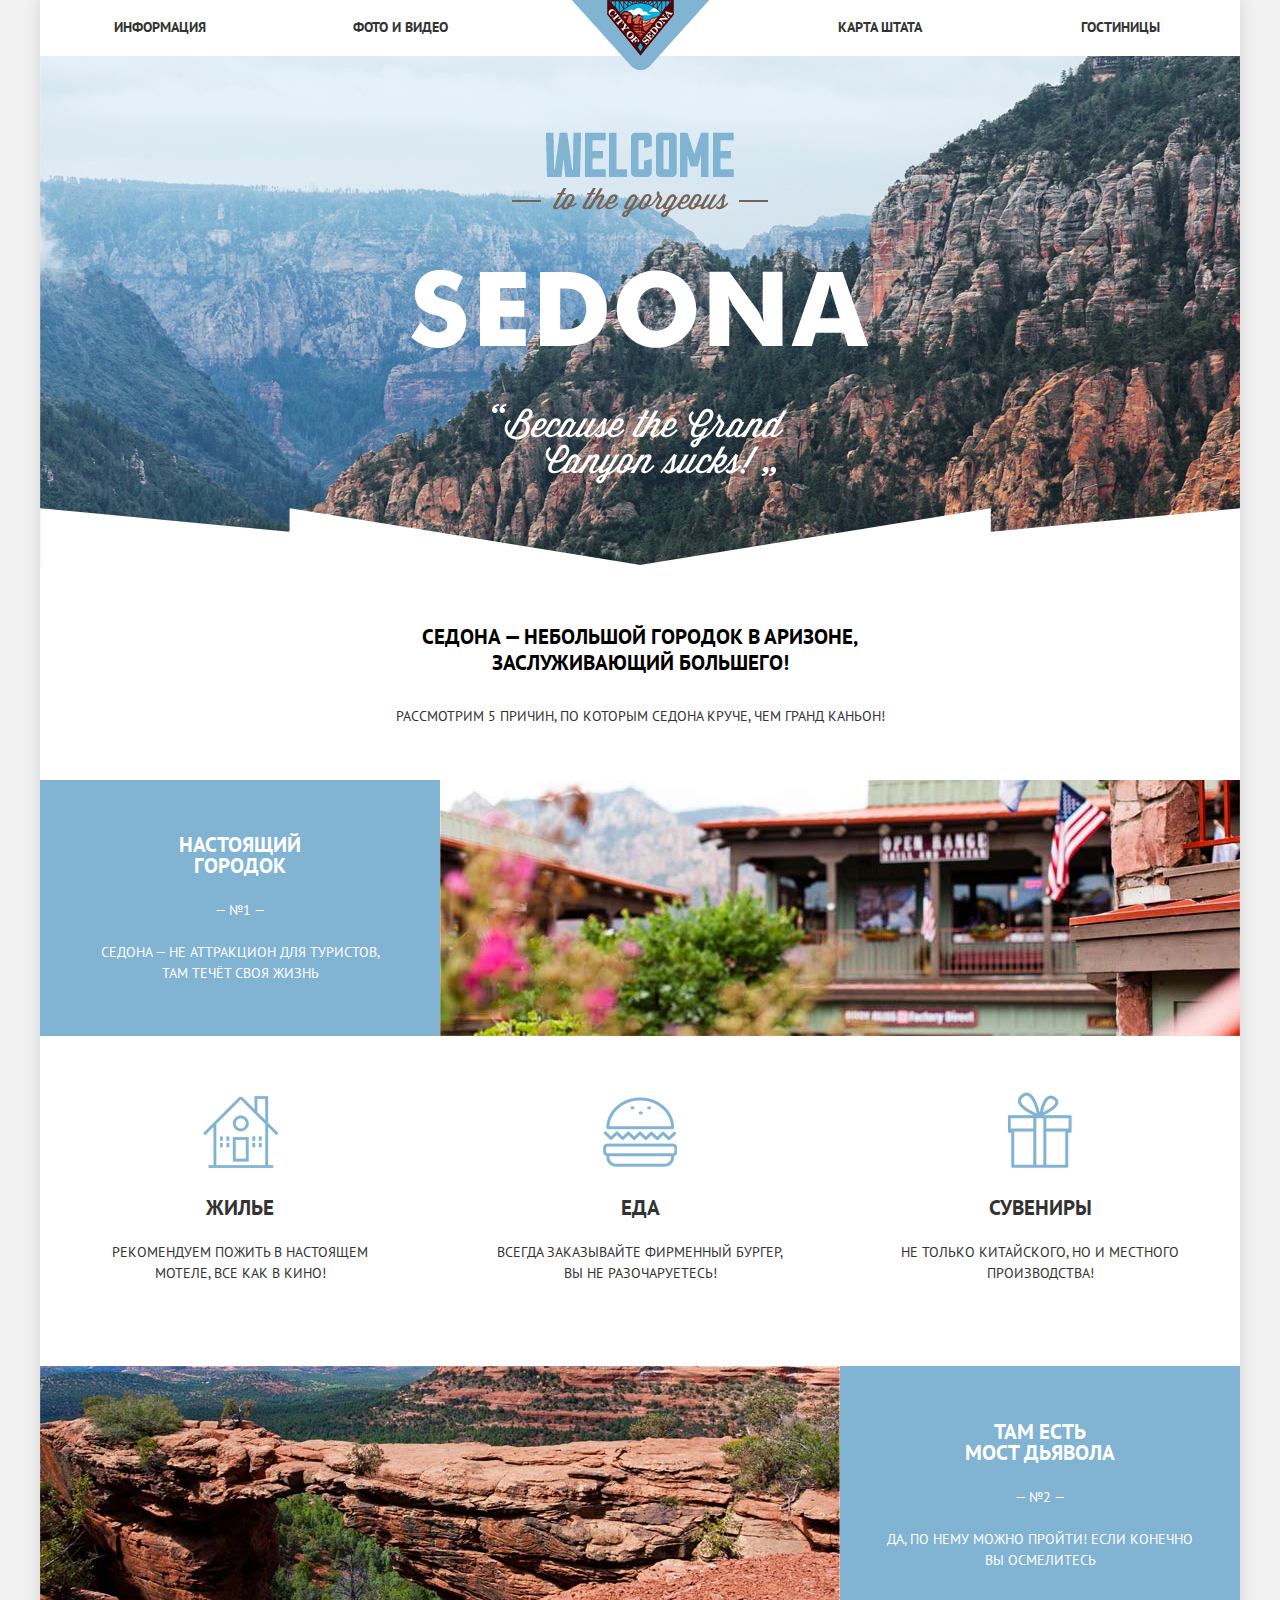
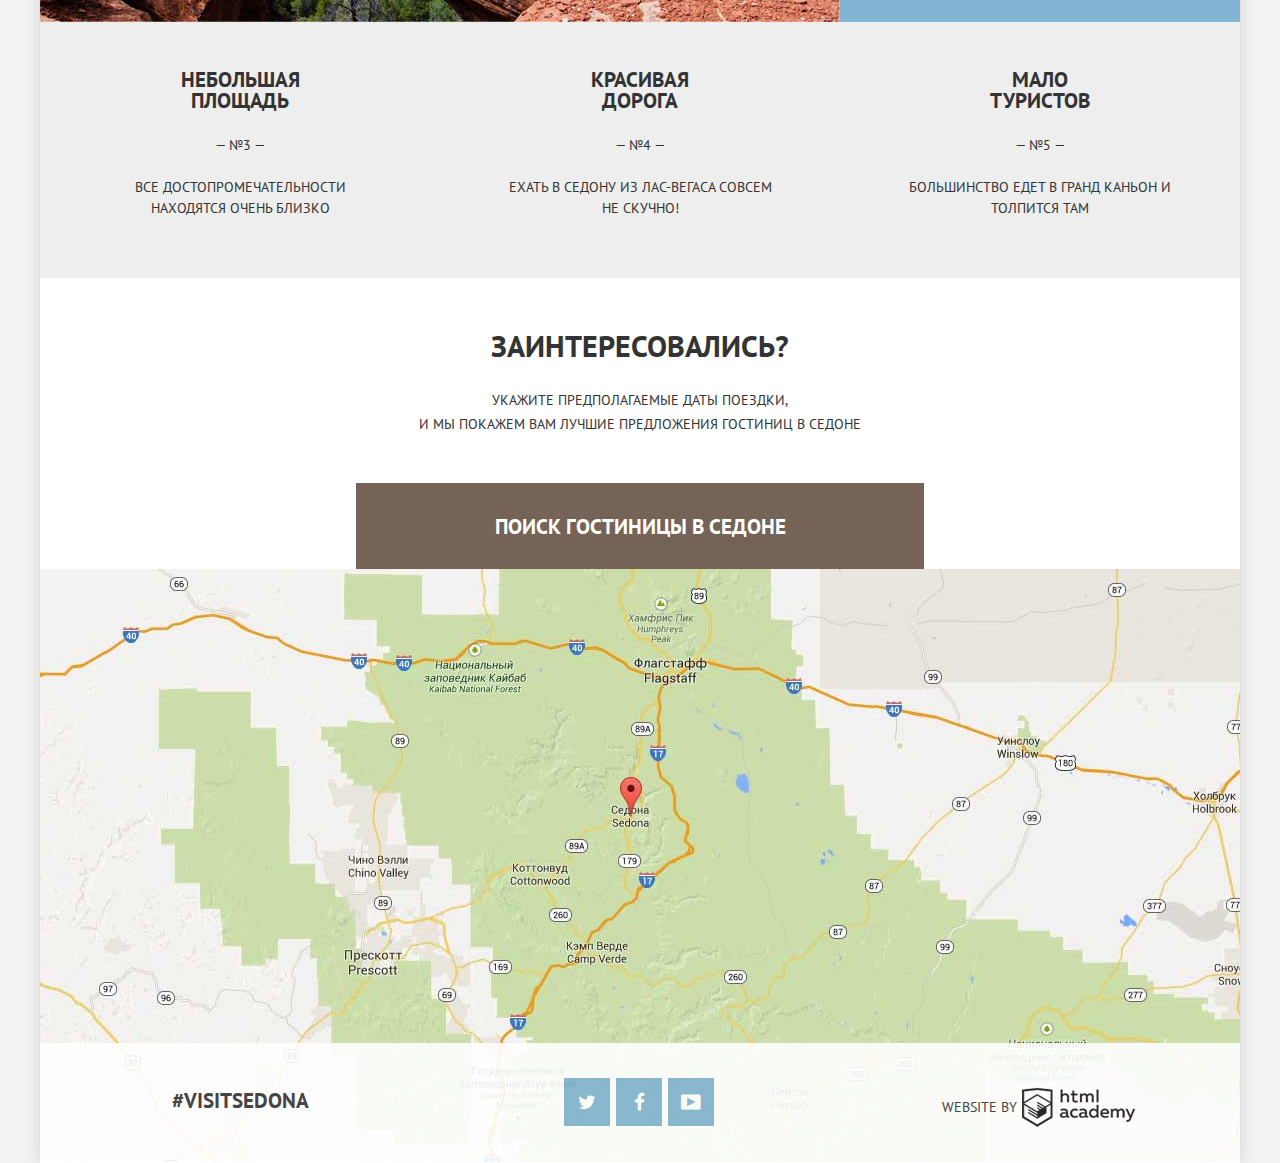
<file: index.html>
<!DOCTYPE html>
<html lang="ru">
  <head>
    <meta charset="utf-8">
    <title>HTML Academy: Седона</title>
    <link href="https://fonts.googleapis.com/css?family=PT+Sans:400,700&subset=cyrillic" rel="stylesheet">
    <link href="css/normalize.css" rel="stylesheet">
    <link href="css/style.css" rel="stylesheet">
  </head>
  <body>
    <div class="main-container">
      <header class="main-header">
        <nav class="main-navigation">
              <a href="#">Информация</a>
              <a href="#">Фото и видео</a>
              <a href="#" class="logo"><img src="img/logo.png" width="138" height="70" alt="logo"></a>
              <a href="#">Гостиницы</a>
              <a href="#">Карта штата</a>
        </nav>
      </header>
      <main class="container">
        <div class="cover"></div>
        <div class="text-block-1">
          <h1>Седона — небольшой городок в Аризоне,<br>
            заслуживающий большего!</h1>
          <p>Рассмотрим 5 причин, по которым Седона круче, чем Гранд Каньон!</p>
        </div>
        <section class="reasons">
          <div class="visual-reasons">
            <div class="visual-reasons_text">
              <h2>Настоящий<br> городок</h2>
              <p>— №1 —</p>
              <p>Седона — не аттракцион для туристов,<br> там течёт своя жизнь</p>
            </div>
            <div class="visual-reasons__picture">
              <img src="img/reasons-1.jpg" width="800" height="256" alt="Настоящий городок">
            </div>
          </div>
          <div class="reasons-features">
            <div class="reasons-features-item">
              <img src="img/icon-house.png" width="75" height="72" alt="house-icon">
              <b>Жилье</b>
              <p>Рекомендуем пожить в настоящем<br> мотеле, все как в кино!</p>
            </div>
            <div class="reasons-features-item">
              <img src="img/icon-food.png" width="74" height="70" alt="food-icon">
              <b>Еда</b>
              <p>Всегда заказывайте фирменный бургер,<br> Вы не разочаруетесь!</p>
            </div>
            <div class="reasons-features-item">
              <img src="img/icon-present.png" width="64" height="76" alt="present-icon">
              <b>Сувениры</b>
              <p>Не только китайского, но и местного<br> производства!</p>
            </div>
          </div>
          <div class="visual-reasons">
            <div class="visual-reasons__picture">
                <img src="img/reasons-2.jpg" width="800" height="256" alt="Мост дьявола">
            </div>
            <div class="visual-reasons_text">
              <h2>Там есть<br> мост дьявола</h2>
              <p>— №2 —</p>
              <p>Да, по нему можно пройти! Если конечно<br> Вы осмелитесь</p>
            </div>
          </div>
          <div class="reasons-countdown">
            <div class="reasons-countdown-item">
              <b>Небольшая<br> площадь</b>
              <p>— №3 —</p>
              <p>Все достопромечательности<br> находятся очень близко</p>
            </div>
            <div class="reasons-countdown-item">
              <b>Красивая<br> дорога</b>
              <p>— №4 —</p>
              <p>Ехать в Седону из Лас-Вегаса совсем<br> не скучно!</p>
            </div>
            <div class="reasons-countdown-item">
              <b>Мало<br> туристов</b>
              <p>— №5 —</p>
              <p>Большинство едет в Гранд Каньон и<br> толпится там</p>
            </div>
          </div>
        </section>
        <div class="search-container">
          <img src="img/map-background.jpg" width="1200" height="593" alt="map">
          <div class="text-block-2">
            <b>Заинтересовались?</b>
            <p>Укажите предполагаемые даты поездки,<br> и мы покажем Вам лучшие предложения гостиниц в Седоне</p>
          </div>
          <button type="button" class="search-form-title">Поиск гостиницы в Седоне</button>
          <form class="search-form"  action="https://echo.htmlacademy.ru" method="get">
            <div class="input-container">
              <label for="date-in">Дата заезда:</label>
              <input class="date-field" type="text" name="date-in" id="date-in" value="24 апреля 2016">
              <span class="icon-calendar"></span>
            </div>
            <div class="input-container">
              <label for="date-out">Дата выезда:</label>
              <input class="date-field" type="text" name="date-out" id="date-out" value="4 июля 2016">
              <span class="icon-calendar"></span>
            </div>
            <div class="counts">
              <div class="count-left">
                <label class="adults-label" for="adults">Взрослые:</label>
                <div>
                  <span class="icon-minus"></span>
                  <input class="count-text" type="text" value="2" name="adults" id="adults">
                  <span class="icon-plus"></span>
                </div>
              </div>
              <div class="count-right">
                <label class="kids-label" for="kids">Дети:</label>
                <div>
                  <span class="icon-minus"></span>
                  <input class="count-text" type="text" value="0" name="kids" id="kids">
                  <span class="icon-plus"></span>
                </div>
              </div>
            </div>
            <button class="btn" type="submit" name="search-hotels">Найти</button>
          </form>
        </div>
      </main>
      <footer class="footer-main">
        <div class="container">
          <section class="footer-hashtag">
            <b>#VISITSEDONA</b>
          </section>
          <section class="footer-social">
            <a class="social-btn" href="#">Твиттер<span class="icon-twitter"></span></a>
            <a class="social-btn" href="#">Фейсбук<span class="icon-facebook"></span></a>
            <a class="social-btn" href="#">Инстаграм<span class="icon-youtube"></span></a>
          </section>
          <section class="footer-copyright">
            <a href="#">website by<div class="academy-logo"></div></a>
          </section>
        </div>
      </footer>
    </div>
    <script src="js/form-appearance.js"></script>
  </body>
</html>
</file>
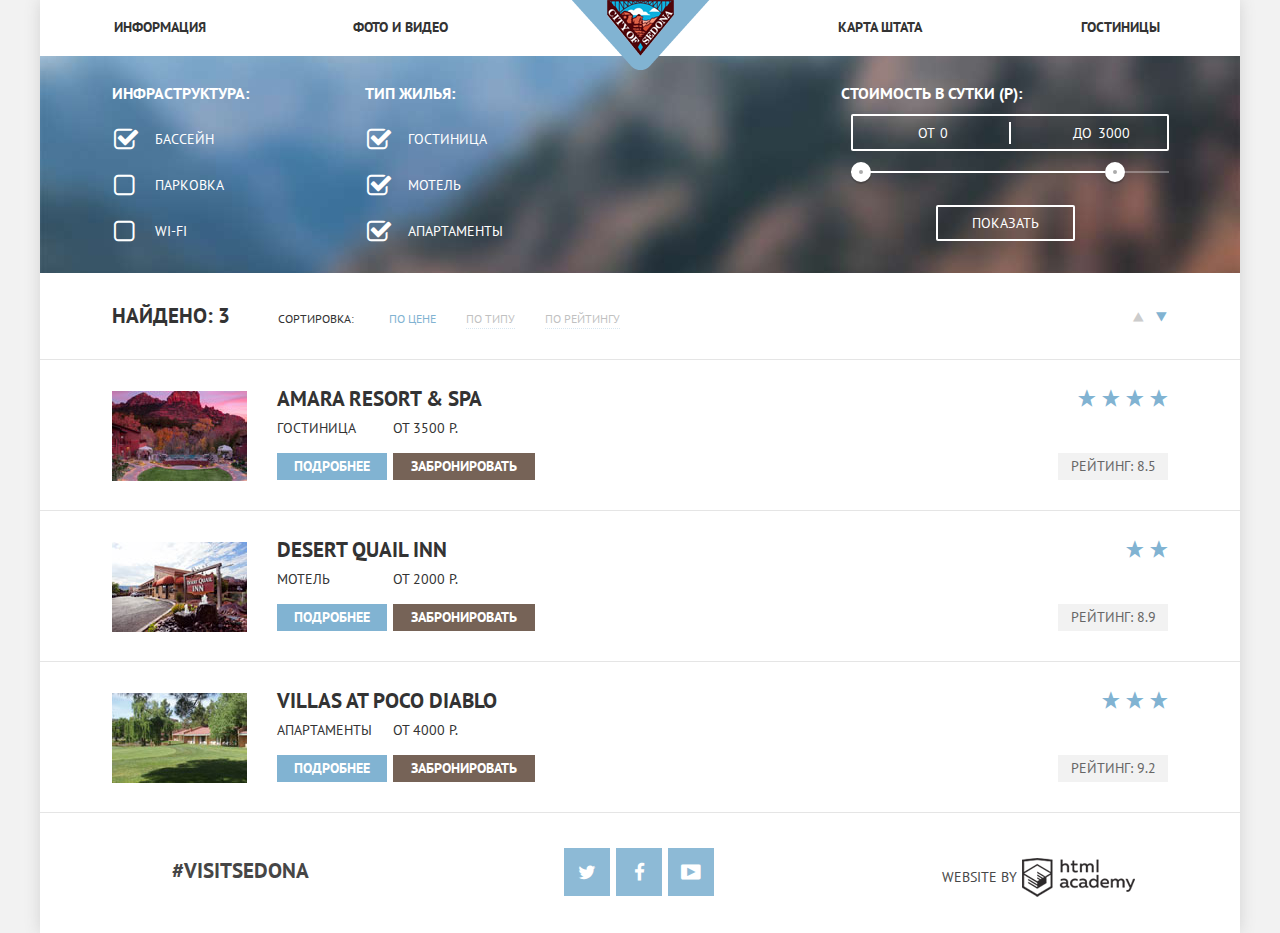
<file: catalog.html>
<!DOCTYPE html>
<html lang="ru">
  <head>
    <meta charset="utf-8">
    <title>HTML Academy: Седона</title>
    <link href="https://fonts.googleapis.com/css?family=PT+Sans:400,700&subset=cyrillic" rel="stylesheet">
    <link href="css/normalize.css" rel="stylesheet">
    <link href="css/style.css" rel="stylesheet">
</head>
  <body>
    <div class="main-container">
      <header class="main-header">
        <nav class="main-navigation">
              <a href="#">Информация</a>
              <a href="#">Фото и видео</a>
              <a href="#" class="logo"><img src="img/logo.png" width="138" height="70" alt="logo"></a>
              <a href="#">Гостиницы</a>
              <a href="#">Карта штата</a>
        </nav>
      </header>
      <main class="container">
        <div class="sort-form">
          <form action="https://echo.htmlacademy.ru" method="get" oninput="priceoutput.value=pricecount.value">
            <section class="filter-column-1">
              <div class="sort-form-title">Инфраструктура:</div>
              <input type="checkbox" name="pool" id="pool" checked>
              <label for="pool">Бассейн</label>
              <input type="checkbox" name="parking" id="parking">
              <label for="parking">Парковка</label>
              <input type="checkbox" name="wi-fi" id="wi-fi">
              <label for="wi-fi">WI-FI</label>
            </section>
            <section class="filter-column-2">
              <div class="sort-form-title">Тип жилья:</div>
              <input type="checkbox" name="hotel" id="hotel" checked>
              <label for="hotel">Гостиница</label>
              <input type="checkbox" name="motel" id="motel" checked>
              <label for="motel">Мотель</label>
              <input type="checkbox" name="apartments" id="apartments" checked>
              <label for="apartments">Апартаменты</label>
            </section>
            <section class="filter-range">
              <div class="filter-range-title">Стоимость в сутки (р):</div>
              <div class="price-controls">
                <label class="min-price">от <input type="text" name="min-price" value="0"></label>
                <label class="max-price">до <input type="text" name="max-price" value="3000"></label>
              </div>
              <div class="range-controls">
                <div class="scale">
                  <div class="bar"></div>
                </div>
                <div class="range-toggle range-toggle-min"></div>
                <div class="range-toggle range-toggle-max"></div>
              </div>
              <button class="btn-transparent" type="submit">Показать</button>
            </section>
          </form>
        </div>
        <div class="sort-filters">
          <b>Найдено: 3</b>
          <span class="sort-span">Сортировка:</span>
          <a class="selected">По цене</a>
          <a href="#">По типу</a>
          <a href="#">По рейтингу</a>
          <span class="icon-down-dir"></span>
          <span class="icon-up-dir"></span>
        </div>
        <div class="search-results">
          <article class="hotel-showcase">
            <img src="img/hotel-showcase-1.jpg"  width="135" height="90" alt="Amara Resort & Spa">
            <div class="hotel-showcase-info">
              <h2 class="hotel-name"><a href="#">Amara Resort & Spa</a></h2>
              <span class="hotel-showcase-info--class">Гостиница</span>
              <span class="hotel-showcase-info--price">От 3500 Р.</span>
              <a class="btn-more" href="#">Подробнее</a>
              <a class="btn-book" href="#">Забронировать</a>
            </div>
            <div class="icons">
              <span class="icon-star"></span>
              <span class="icon-star"></span>
              <span class="icon-star"></span>
              <span class="icon-star"></span>
            </div>
            <b class="rating">Рейтинг: 8.5</b>
          </article>
          <article class="hotel-showcase">
            <img src="img/hotel-showcase-2.jpg"  width="135" height="90" alt="Desert Quail Inn">
            <div class="hotel-showcase-info">
              <h2 class="hotel-name"><a href="#">Desert Quail Inn</a></h2>
              <span class="hotel-showcase-info--class">Мотель</span>
              <span class="hotel-showcase-info--price">От 2000 Р.</span>
              <a class="btn-more" href="#">Подробнее</a>
              <a class="btn-book" href="#">Забронировать</a>
            </div>
            <div class="icons">
              <span class="icon-star"></span>
              <span class="icon-star"></span>
            </div>
            <b class="rating">Рейтинг: 8.9</b>
          </article>
          <article class="hotel-showcase">
            <img src="img/hotel-showcase-3.jpg"  width="135" height="90" alt="Villas At Poco Diablo">
            <div class="hotel-showcase-info">
              <h2 class="hotel-name"><a href="#">Villas At Poco Diablo</a></h2>
              <span class="hotel-showcase-info--class">Апартаменты</span>
              <span class="hotel-showcase-info--price">От 4000 Р.</span>
              <a class="btn-more" href="#">Подробнее</a>
              <a class="btn-book" href="#">Забронировать</a>
            </div>
            <div class="icons">
              <span class="icon-star"></span>
              <span class="icon-star"></span>
              <span class="icon-star"></span>
            </div>
            <b class="rating">Рейтинг: 9.2</b>
          </article>
        </div>
      </main>
      <footer class="footer-main">
        <div class="container">
          <section class="footer-hashtag">
            <b>#VISITSEDONA</b>
          </section>
          <section class="footer-social">
            <a class="social-btn" href="#">Твиттер<span class="icon-twitter"></span></a>
            <a class="social-btn" href="#">Фейсбук<span class="icon-facebook"></span></a>
            <a class="social-btn" href="#">Инстаграм<span class="icon-youtube"></span></a>
          </section>
          <section class="footer-copyright">
            <a href="#">website by<div class="academy-logo"></div></a>
          </section>
        </div>
      </footer>
    </div>
  </body>
</html>
</file>
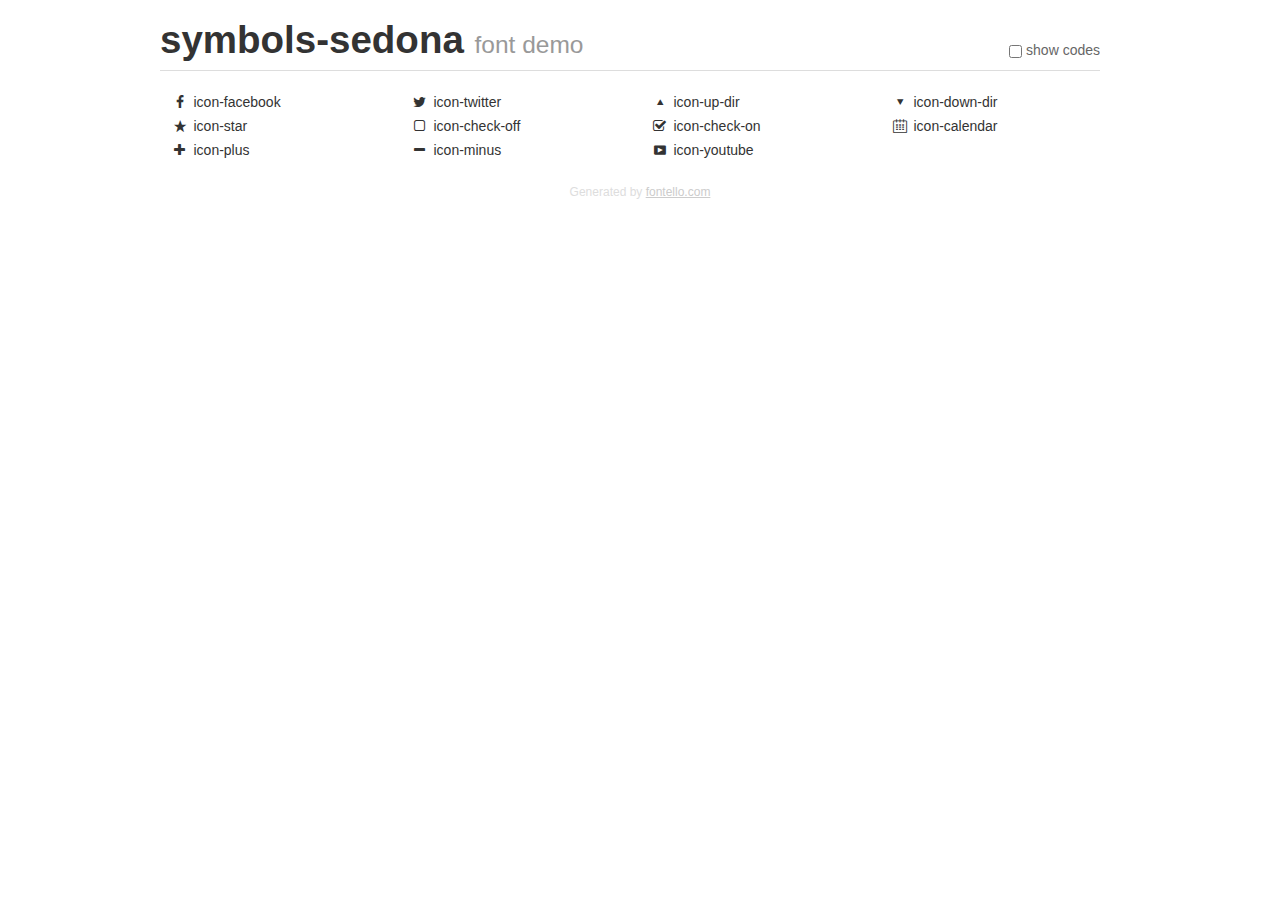
<file: demo.html>
<!DOCTYPE html>
<html>
  <head>
    <meta charset="UTF-8">
    <style>
      .clearfix {
        *zoom: 1;
      }
      .clearfix:before,
      .clearfix:after {
        content: "";

        display: table;

        line-height: 0;
      }
      .clearfix:after {
        clear: both;
      }
      html {
        font-size: 100%;

        -webkit-text-size-adjust: 100%;
            -ms-text-size-adjust: 100%;
      }
      a:focus {
        outline: thin dotted #333333;
        outline: 5px auto -webkit-focus-ring-color;
        outline-offset: -2px;
      }
      a:hover,
      a:active {
        outline: 0;
      }
      button,
      input,
      select,
      textarea {
        margin: 0;

        font-size: 100%;
        vertical-align: middle;
      }
      button,
      input {
        line-height: normal;

        *overflow: visible;
      }
      button::-moz-focus-inner,
      input::-moz-focus-inner {
        padding: 0;

        border: 0;
      }
      body {
        margin: 0;

        font-size: 14px;
        line-height: 20px;
        font-family: "Helvetica Neue", Helvetica, Arial, sans-serif;
        color: #333333;

        background-color: #ffffff;
      }
      a {
        color: #0088cc;
        text-decoration: none;
      }
      a:hover {
        color: #005580;
        text-decoration: underline;
      }
      .row {
        margin-left: -20px;

        *zoom: 1;
      }
      .row:before,
      .row:after {
        content: "";

        display: table;

        line-height: 0;
      }
      .row:after {
        clear: both;
      }
      [class*="span"] {
        float: left;
        min-height: 1px;
        margin-left: 20px;
      }
      .container,
      .navbar-static-top .container,
      .navbar-fixed-top .container,
      .navbar-fixed-bottom .container {
        width: 940px;
      }
      .span12 {
        width: 940px;
      }
      .span11 {
        width: 860px;
      }
      .span10 {
        width: 780px;
      }
      .span9 {
        width: 700px;
      }
      .span8 {
        width: 620px;
      }
      .span7 {
        width: 540px;
      }
      .span6 {
        width: 460px;
      }
      .span5 {
        width: 380px;
      }
      .span4 {
        width: 300px;
      }
      .span3 {
        width: 220px;
      }
      .span2 {
        width: 140px;
      }
      .span1 {
        width: 60px;
      }
      [class*="span"].pull-right,
      .row-fluid [class*="span"].pull-right {
        float: right;
      }
      .container {
        margin-right: auto;
        margin-left: auto;

        *zoom: 1;
      }
      .container:before,
      .container:after {
        content: "";

        display: table;

        line-height: 0;
      }
      .container:after {
        clear: both;
      }
      p {
        margin: 0 0 10px;
      }
      .lead {
        margin-bottom: 20px;

        font-weight: 200;
        font-size: 21px;
        line-height: 30px;
      }
      small {
        font-size: 85%;
      }
      h1 {
        margin: 10px 0;

        font-weight: bold;
        line-height: 20px;
        font-family: inherit;
        color: inherit;

        text-rendering: optimizelegibility;
      }
      h1 small {
        font-weight: normal;
        line-height: 1;
        color: #999999;
      }
      h1 {
        line-height: 40px;
      }
      h1 {
        font-size: 38.5px;
      }
      h1 small {
        font-size: 24.5px;
      }
      body {
        margin-top: 90px;
      }
      .header {
        position: fixed;
        top: 0;
        left: 50%;
        z-index: 10;

        margin-left: -480px;
        padding-top: 10px;

        background-color: #ffffff;
        border-bottom: 1px solid #dddddd;
      }
      .footer {
        margin-top: 20px;

        font-size: 12px;
        text-align: center;
        color: #dddddd;
      }
      .footer a {
        color: #cccccc;
        text-decoration: underline;
      }
      .the-icons {
        font-size: 14px;
        line-height: 24px;
      }
      .switch {
        position: absolute;
        right: 0;
        bottom: 10px;

        color: #666666;
      }
      .switch input {
        margin-right: 0.3em;
      }
      .codesOn .i-name {
        display: none;
      }
      .codesOn .i-code {
        display: inline;
      }
      .i-code {
        display: none;
      }
    </style>
    <link rel="stylesheet" href="css/symbols-sedona.css">
    <script>
      function toggleCodes(on) {
        var obj = document.getElementById('icons');

        if (on) {
          obj.className += ' codesOn';
        } else {
          obj.className = obj.className.replace(' codesOn', '');
        }
      }
    </script>
  </head>
  <body>
    <div class="container header">
      <h1>symbols-sedona <small>font demo</small></h1>
      <label class="switch">
        <input type="checkbox" onclick="toggleCodes(this.checked)">show codes
      </label>
    </div>
    <div id="icons" class="container">
      <div class="row">
        <div title="Code: 0x66" class="the-icons span3"><i class="icon-facebook"></i> <span class="i-name">icon-facebook</span><span class="i-code">0x66</span></div>
        <div title="Code: 0x74" class="the-icons span3"><i class="icon-twitter"></i> <span class="i-name">icon-twitter</span><span class="i-code">0x74</span></div>
        <div title="Code: 0x25b2" class="the-icons span3"><i class="icon-up-dir"></i> <span class="i-name">icon-up-dir</span><span class="i-code">0x25b2</span></div>
        <div title="Code: 0x25bc" class="the-icons span3"><i class="icon-down-dir"></i> <span class="i-name">icon-down-dir</span><span class="i-code">0x25bc</span></div>
      </div>
      <div class="row">
        <div title="Code: 0x2605" class="the-icons span3"><i class="icon-star"></i> <span class="i-name">icon-star</span><span class="i-code">0x2605</span></div>
        <div title="Code: 0x2610" class="the-icons span3"><i class="icon-check-off"></i> <span class="i-name">icon-check-off</span><span class="i-code">0x2610</span></div>
        <div title="Code: 0x2611" class="the-icons span3"><i class="icon-check-on"></i> <span class="i-name">icon-check-on</span><span class="i-code">0x2611</span></div>
        <div title="Code: 0xe800" class="the-icons span3"><i class="icon-calendar"></i> <span class="i-name">icon-calendar</span><span class="i-code">0xe800</span></div>
      </div>
      <div class="row">
        <div title="Code: 0xe801" class="the-icons span3"><i class="icon-plus"></i> <span class="i-name">icon-plus</span><span class="i-code">0xe801</span></div>
        <div title="Code: 0xe802" class="the-icons span3"><i class="icon-minus"></i> <span class="i-name">icon-minus</span><span class="i-code">0xe802</span></div>
        <div title="Code: 0xf39e" class="the-icons span3"><i class="icon-youtube"></i> <span class="i-name">icon-youtube</span><span class="i-code">0xf39e</span></div>
      </div>
    </div>
    <div class="container footer">Generated by <a href="http://fontello.com">fontello.com</a></div>
  </body>
</html>
</file>
<file: css/style.css>
body {
  font-size: 14px;
  line-height: 26px;
  color: #333333;
  font-weight: regular;
  font-family: 'PT Sans', sans-serif;
  text-transform: uppercase;
}

h1 {
  font-size: 21px;
  line-height: 26px;
  color: #000000;
  font-weight: bold;
  font-family: 'PT Sans', sans-serif;
  text-transform: uppercase;
}

h2 {
  font-size: 21px;
  line-height: 21px;
  color: #000000;
  font-weight: bold;
  font-family: 'PT Sans', sans-serif;
  text-transform: uppercase;
}


/*иконочные шрифты*/

@font-face {
  font-weight: normal;
  font-style: normal;

  font-family: "symbols-sedona";
  src: url("../fonts/symbols-sedona.woff") format("woff"),
       url("../fonts/symbols-sedona.woff2") format("woff2");
}

[class^="icon-"]::before,
[class*=" icon-"]::before {
  display: inline-block;
  width: 1em;
  margin-right: 0.2em;
  margin-left: 0.2em;

  font-weight: normal;
  line-height: 1em;
  font-family: "symbols-sedona";
  text-align: center;
  text-transform: none;
  text-decoration: inherit;
  font-style: normal;
  font-variant: normal;

  speak: none;
}

.icon-facebook::before { content: "\66"; } /* "f" */
.icon-twitter::before { content: "\74"; } /* "t" */
.icon-up-dir::before { content: "\25b2"; } /* "▲" */
.icon-down-dir::before { content: "\25bc"; } /* "▼" */
.icon-star::before { content: "\2605"; } /* "★" */
.icon-check-off::before { content: "\2610"; } /* "☐" */
.icon-check-on::before { content: "\2611"; } /* "☑" */
.icon-calendar::before { content: "\e800"; } /* "" */
.icon-plus::before { content: "\e801"; } /* "" */
.icon-minus::before { content: "\e802"; } /* "" */
.icon-youtube::before { content: "\f39e"; } /* "" */

body {
  background-color: #f2f2f2;
}

.main-container {
  margin: auto;
  width: 1200px;
  box-shadow: 0 0 15px 0px lightgray;
  background-color: #ffffff;
}

.main-navigation {
  width: 1200px;
  margin: auto;
  min-height: 42px;
  padding-top: 14px;
}

.main-navigation a:not(.logo) {
  width: 240px;
  text-align: center;
  font-size: 14px;
  line-height: 26px;
  font-weight: bold;
  color: #333333;
  text-decoration: none;
  font-family: inherit;
  padding: 0;
}

.main-navigation a:not(.logo):hover {
  color: #abcce1;
}

.main-navigation a:not(.logo):active {
  color: #b2b2b2;
}

.main-navigation a:first-child, .main-navigation a:nth-child(2) {
  float: left;
}

.main-navigation a:nth-child(4), .main-navigation a:last-child {
  float: right;
}

.main-navigation .logo {
  position: absolute;
  margin-left: 52px;
  margin-top: -14px;
}

.cover {
  height: 509px;
  background: url("../img/mask.png") no-repeat 0px 452px,
              url("../img/cover.png") no-repeat 0px -56px;

}

.text-block-1 {
  text-align: center;
  height: 156px;
  background-color: #ffffff;
}

.text-block-1 h1{
  margin-top: 59px;
  margin-bottom: 27px;
}

.visual-reasons {
  display: -webkit-box;
  display: -ms-flexbox;
  display: flex;
}

.visual-reasons_text {
  width: 400px;
  height: 256px;
  background-color: #81b3d2;
  text-align: center;
}

.visual-reasons h2 {
  font-size: 21px;
  line-height: 21px;
  color: #ffffff;
  margin-top: 54px;
  margin-bottom: 24px;
  padding: 0;
}

.visual-reasons_text:nth-of-type(2) h2 {
  margin-top: 55px;
}

.visual-reasons p {
  font-size: 14px;
  line-height: 21px;
  color: #ffffff;
  margin-bottom: 21px;
  padding: 0;
}

.visual-reasons__picture {
  width: 800px;
  height: 256px;
}

.reasons-features, .reasons-countdown {
  display: -webkit-box;
  display: -ms-flexbox;
  display: flex;
  min-height: 330px;
}

.reasons-countdown {
  min-height: 256px;
  background-color: #eeeeee;
}


.reasons-features b, .reasons-countdown b {
  font-size: 21px;
  line-height: 21px;
  font-weight: bold;
  margin-bottom: 24px;
  display:block;
}

.reasons-countdown b {
  margin-top: 47px;
}

.reasons-countdown p {
  margin-bottom: 21px;
}

.reasons-features p, .reasons-countdown p {
  font-size: 14px;
  line-height: 21px;
  font-weight: normal;
}

.reasons-features-item, .reasons-countdown-item {
  width: 400px;
  text-align: center;
}

.reasons-features-item img {
  display: block;
  margin-top: 60px;
  margin-bottom: 29px;
  margin-left: auto;
  margin-right: auto;
}

.reasons-features-item:nth-of-type(2) img {
  margin-top: 61px;
  margin-bottom: 30px;
}

.reasons-features-item:nth-of-type(3) img {
  margin-top: 56px;
}

.search-container {
  position: relative;
  height: 885px;
  margin-bottom: -120px;
}

.search-container img {
  position: absolute;
  z-index: 0;
  top: 291px;
}

.text-block-2 {
  text-align: center;
  width: 1200px;
  height: 149px;
  padding-top: 56px;
}

.text-block-2 b {
  display: block;
  font-size: 30px;
  line-height: 24px;
  margin-bottom: 30px;
}

.text-block-2 p {
  font-size: 14px;
  line-height: 24px;
}

.search-form-title {
  position: relative;
  display: block;
  width: 568px;
  height: 86px;
  margin: auto;
  background-color: #766357;
  text-align: center;
  font-size: 21px;
  line-height: 86px;
  color: #ffffff;
  font-weight: bold;
  border: none;
  outline: none;
  text-transform: uppercase;
  font-family: inherit;
  cursor: pointer;
  z-index: 2;
}

.search-form {
  display: none;
  padding: 55px;
  margin-left: auto;
  margin-right: auto;
  background-color: #ffffff;
  font-size: 14px;
  line-height: 26px;
  color: #333333;
  text-transform: uppercase;
  font-weight: bold;
  -webkit-transition: all 0.3s;
  transition: all 0.3s;
  width: 458px;
  box-shadow: 0 0 30px 0px lightgray;
  border: none;
  z-index: 2;

  opacity: 0;
  -webkit-transform: translateY(-20px);
          transform: translateY(-20px);
}

.search-form--animation {
  opacity: 1;
  -webkit-transform: translateY(0px);
          transform: translateY(0px);
}

.search-form--show {
  display: block;
}

.input-container {
  position: relative;
  display: block;
  width: 458px;
  height: 38px;
  margin-bottom: 29px;
  font-size: 14px;
  line-height: 38px;
  font-weight: bold;
}

.icon-calendar:first-of-type {
  position: absolute;
  top: 18%;
  right: 3px;
  font-size: 21px;
  line-height: 26px;
  color: #c2c2c2;
}

.icon-calendar:hover {
  color: #333333;
}

.icon-calendar:active {
  color: #81b3d2;
}

.search-form .input-container label{
  float: left;
}

.date-field {
  float: right;
  width: 330px;
  height: 34px;
  background-color: #f2f2f2;
  border: 1px solid #f2f2f2;
  outline: none;
  font-size: inherit;
  line-height: inherit;
  font-weight: inherit;
  text-transform: inherit;
  padding-left: 14px;
}

.counts {
  height: 38px;
  margin-bottom: 55px;
  line-height: 38px;
}

.count-left {
  float: left;
  width: 225px;
}

.count-right {
  float: right;
  width: 180px;
}

.count-left div,
.count-right div {
  float: right;
}


.count-text {
  width: 22px;
  height: 34px;
  padding-left: 16px;
  background-color: #f2f2f2;
  border: 1px solid #f2f2f2;
  outline: none;
  margin-bottom: 0;
  font-size: inherit;
  line-height: inherit;
  font-weight: inherit;
}

.icon-plus,
.icon-minus {
  display: inline-block;
  text-align: center;
  width: 38px;
  height: 38px;
  color: #a9a9a9;
  background-color:#f2f2f2;
}

.icon-plus {
  margin-left: -4px;
}

.icon-minus {
  margin-right: -7px;
}

.icon-plus:hover,
.icon-minus:hover {
  color: #333333;
}

.icon-plus:active,
.icon-minus:active {
  color: #81b3d2;
}

.date-field:hover, .count-text:hover {
  background-color: #ebebeb;
  border: 1px solid #ebebeb;
}

.date-field:focus, .count-text:focus {
  background-color: #ffffff;
  border: 1px solid #e5e5e5;
}

.search-container button:last-child {
  display: block;
  width: 458px;
  height: 58px;
  margin-top: 54px;
  background-color: #81b3d2;
  color: #ffffff;
  font-size: 21px;
  line-height: 26px;
  font-weight: bold;
  border: none;
  text-transform: uppercase;
  font-family: inherit;
  cursor: pointer;
}

.search-container button:last-child:hover {
  background-color: #669ec0;
}

.search-container button:last-child:active {
  background-color: #5496bd;
}

.footer-main .container{
  display: -webkit-box;
  display: -ms-flexbox;
  display: flex;
  height: 120px;
  background-color: #ffffff;
  opacity: 0.9;
}

.footer-main .container section {
  width: 400px;
}

.footer-main .footer-hashtag b {
  display: block;
  margin-top: 45px;
  text-align: center;
  font-size: 21px;
  line-height: 26px;
}

.footer-main .footer-social {
  text-align: center;

}

.social-btn {
  display: inline-block;
  width: 46px;
  height: 48px;
  margin-top: 35px;
  margin-right: 2px;
  vertical-align: top;
  background-color: #81b3d2;
  color: #ffffff;
  font-size: 0;
}

.icon-twitter, .icon-facebook {
  font-size: 19px;
  line-height: 48px;
}

.icon-youtube {
  font-size: 23px;
  line-height: 48px;
}

.social-btn:hover {
  background-color: #669ec0;
}

.social-btn:active {
  background-color: #5496bd;
}


.footer-main .footer-copyright .academy-logo {
  position: absolute;
  top: 0px;
  left: 70px;
  width: 123px;
  height: 39px;
  background: url('../img/academy-logo.png') no-repeat 5px -5px;
}

.footer-main .footer-copyright .academy-logo:hover {
  background: url('../img/academy-logo.png') no-repeat -118px -5px;
}

.footer-main .footer-copyright .academy-logo:active {
  background: url('../img/academy-logo.png') no-repeat -241px -5px;
}

.footer-main .footer-copyright a {
  display: block;
  position:relative;
  margin-top: 45px;
  margin-left: 102px;
  text-decoration: none;
  font-size: 14px;
  height: 39px;
  line-height: 39px;
  color: #333333;
}

.footer-main .footer-copyright img {
  vertical-align: middle;
  margin-left: 3px;
}

/*catalog.html*/

.sort-form form {
  width: 1200px;
  height: 190px;
  color: #ffffff;
  background: url("../img/form-background.jpg") no-repeat 0px -57px;
  padding-top: 27px;
  border: none;
}

.sort-form-title{
  font-size: 16px;
  line-height: 21px;
  font-weight: bold;
}

.sort-form label {
  font-size: 14px;
  line-height: 21px;
}

.sort-form section {
  float: left;
}

.filter-column-1 {
  margin-right: 116px;
  margin-left: 72px;
}

.filter-column-2 {
  margin-right: 338px;
}
/*оформление чек-боксов*/

.sort-form input[type="checkbox"] {
  display: none;
}

.sort-form input[type="checkbox"] + label {
  display: block;
  margin: 25px 0 26px 8px;
  line-height: 20px;
  padding-left: 35px;
  position: relative;
  cursor: pointer;
}

.sort-form input[type="checkbox"] + label::before {
  content: "\2610";
  position: absolute;
  top: 1px;
  left: -6px;
  width: 10px;
  height: 10px;
  font-size: 26px;
  font-family: "symbols-sedona";
}

.sort-form input[type="checkbox"]:checked + label::before {
  content: "\2611";
}

.sort-form input[type="checkbox"]:disabled + label::before {
  opacity: 0.3;
}

.filter-range {
  width: 328px;
}

.filter-range-title {
  margin-bottom: 10px;
  font-weight: 600;
  font-size: 16px;
  line-height: 21px;
}

.price-controls {
  position: relative;
  height: 33px;
  margin-bottom: 20px;
  font-size: 0;
  border: 2px solid #ffffff;
  border-radius: 2px;
}

.price-controls::after {
  content: "";
  position: absolute;
  width: 2px;
  height: 22px;
  background: #ffffff;
  top: 50%;
  left: 50%;
  -webkit-transform: translate(-50%, -50%);
          transform: translate(-50%, -50%);
}

.price-controls label {
  display: inline-block;
  font-size: 14px;
  line-height: 32px;
  vertical-align: middle;
  cursor: pointer;
}

.price-controls .min-price, .price-controls .max-price {
    width: 90px;
    padding-left: 65px;
}

.price-controls input {
  width: 50px;
  margin: 0;
  color: inherit;
  font: inherit;
  background: none;
  border: none;
  outline: none;
}

.range-controls {
  position: relative;
  margin-bottom: 32px;
}

.price-controls,
.range-controls,
.btn-transparent {
  margin-left: 10px;
}

.range-controls .scale {
  height: 2px;
  background: rgba(255, 255, 255, 0.3);
}

.range-controls .bar {
  width: 80%;
  height: 2px;
  background: #ffffff;
}

.range-toggle {
  position: absolute;
  top:-9px;
  width: 4px;
  height: 4px;
  background: #ababab;
  border: 8px solid #ffffff;
  border-radius: 50%;
  box-shadow: 0 2px 1px 0 rgba(0, 1, 1, 0.2);
  cursor: pointer;
}

.range-toggle:hover {
  background: #1c4f80;
}

.range-toggle-min {
  left: 0;
}

.range-toggle-max {
  left: 80%;
}

.btn-transparent {
  display: block;
  margin: 0 auto;
  padding: 6px 34px;
  font-size: 14px;
  line-height: 20px;
  color: #ffffff;
  text-transform: uppercase;
  background: transparent;
  border: 2px solid #ffffff;
  border-radius: 2px;
  outline: none;
  cursor: pointer;
}

.btn-transparent:hover {
  color: #000000;
  background: #ffffff;
}

.sort-filters {
  min-height: 86px;
  border-bottom: 1px solid #e5e5e5;
  padding-left: 72px;
  padding-right: 62px;
}

.sort-filters b{
  float: left;
  font-size: 21px;
  line-height: 26px;
  margin-right: 48px;
  margin-top: 30px;
}

.sort-filters .sort-span {
  float: left;
  font-size: 12px;
  line-height: 18px;
  margin-right: 35px;
  margin-top: 37px;
}

.sort-filters a {
  float: left;
  font-size: 12px;
  line-height: 18px;
  text-decoration: none;
  border-bottom: 1px dotted #81b3d2;
  opacity: 0.3;
  margin-right: 30px;
  margin-top: 37px;
  color: #333333;
}

.sort-filters a:hover {
  color: #81b3d2;
  opacity: 1;
}

.sort-filters a:active {
  color: #333333;
  border-bottom: none;
  opacity: 1;
}

.sort-filters .selected {
  color: #81b3d2;
  font-size: 12px;
  line-height: 18px;
  text-decoration: none;
  border-bottom: none;
  margin-right: 30px;
  margin-top: 37px;
  opacity: 1;
}

.icon-up-dir, .icon-down-dir{
  float: right;
  color: #81b3d2;
  font-size: 23px;
  line-height: 20px;
  margin-left: -9px;
  margin-top: 32px;
  margin-right: 0;
  padding-right: 0;
}

.icon-up-dir {
  color: #cccccc;
}

.icon-up-dir:hover, .icon-down-dir:hover {
  color: #333333;
}

.icon-up-dir:active, .icon-down-dir:active {
  color: #81b3d2;
}

.search-results article {
  position: relative;
  min-height: 92px;
  padding-left: 72px;
  padding-right: 62px;
  padding-top: 28px;
  padding-bottom: 30px;
  border-bottom: 1px solid #e5e5e5;
}

.search-results img {
  float: left;
  margin-right: 30px;
  padding-top: 3px;
}

.search-results article .hotel-showcase-info {
  float: left;
  height: 92px;
  width: 300px;
}

.search-results article h2 {
  margin-top: 0;
  margin-bottom: 6px;
}

.search-results article h2 a {
  text-decoration: none;
  color: #333333;
}

.search-results article h2 a:hover {
  color: #81b3d2;
}

.search-results article h2 a:active {
  color: #cacaca;
}

.search-results article span{
  margin-right: 35px;
}

.search-results article .hotel-showcase-info--class {
  display: inline-block;
  width: 110px;
  margin-right: 2px;
}

.search-results article .btn-more {
  display: inline-block;
  background-color: #81b3d2;
  color: white;
  text-decoration: none;
  text-align: center;
  font-weight: 600;
  font-size: 14px;
  line-height: 27px;
  width: 110px;
  margin-top: 12px;
  margin-right: 2px;
}

.search-results article .btn-more:hover {
  background-color: #669ec0;
}

.search-results article .btn-more:active {
  background-color: #669ec0;
  color: #88b6d1;
}

.search-results article .btn-book {
  display: inline-block;
  background-color: #766357;
  color: white;
  text-decoration: none;
  text-align: center;
  font-weight: 600;
  font-size: 14px;
  line-height: 27px;
  width: 142px;
}

.search-results article .btn-book:hover {
  background-color: #604e43;
}

.search-results article .btn-book:active {
  background-color: #604e43;
  color: #766860;
}


.search-results article b {
  position: absolute;
  bottom: 20%;
  right: 72px;
  background-color: #f2f2f2;
  text-align: center;
  line-height: 27px;
  width: 110px;
  color: #666666;
  font-size: 14px;
  font-weight: normal;
}

.icons {
  position: absolute;
  bottom: 66%;
  right: 32px;
}

.icon-star {
  float: right;
  font-size: 20px;
  margin-left: -39px;
  margin-right: -36px;
  padding: 0;
  color: #81b3d2;
}
</file>
<file: css/symbols-sedona.css>
@font-face {
  font-weight: normal;
  font-style: normal;

  font-family: "symbols-sedona";
  src: url("../fonts/symbols-sedona.woff") format("woff"),
       url("../fonts/symbols-sedona.woff2") format("woff2");
}

[class^="icon-"]::before,
[class*=" icon-"]::before {
  display: inline-block;
  width: 1em;
  margin-right: 0.2em;
  margin-left: 0.2em;

  font-weight: normal;
  line-height: 1em;
  font-family: "symbols-sedona";
  text-align: center;
  text-transform: none;
  text-decoration: inherit;
  font-style: normal;
  font-variant: normal;

  speak: none;
}

.icon-facebook::before { content: "\66"; } /* "f" */
.icon-twitter::before { content: "\74"; } /* "t" */
.icon-up-dir::before { content: "\25b2"; } /* "▲" */
.icon-down-dir::before { content: "\25bc"; } /* "▼" */
.icon-star::before { content: "\2605"; } /* "★" */
.icon-check-off::before { content: "\2610"; } /* "☐" */
.icon-check-on::before { content: "\2611"; } /* "☑" */
.icon-calendar::before { content: "\e800"; } /* "" */
.icon-plus::before { content: "\e801"; } /* "" */
.icon-minus::before { content: "\e802"; } /* "" */
.icon-youtube::before { content: "\f39e"; } /* "" */
</file>
